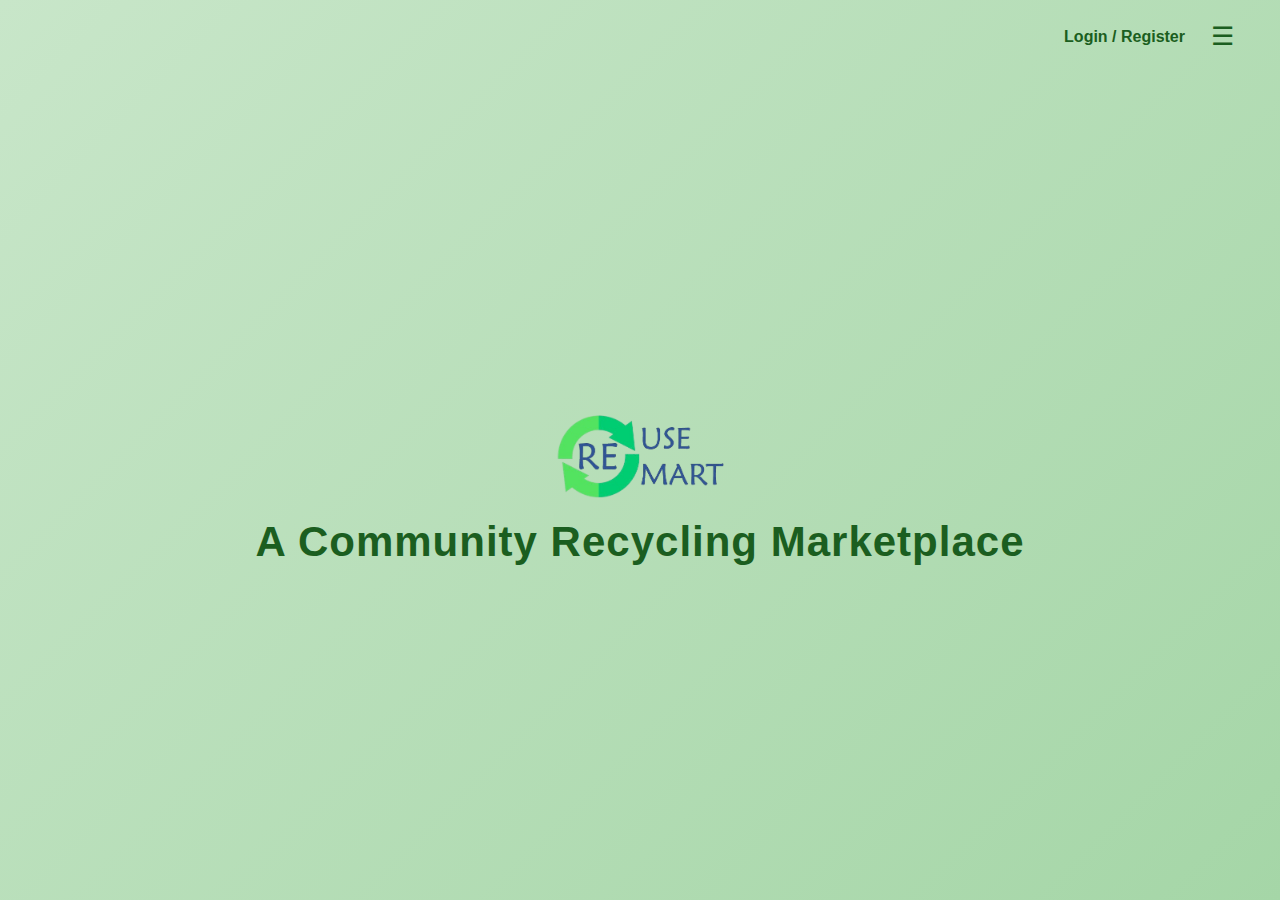
<file: index.html>
<!DOCTYPE html>
<html lang="en">
<head>
    <meta charset="UTF-8" name="viewport" content="width=device-width, initial-scale=1.0">
    <title>Community Recycling Marketplace</title>
    <link rel="stylesheet" href="HomeStyle.css">
</head>
<body>

<header>
    <div class="header-right">
        <a href="Login.html" class="login-btn">Login / Register</a>

        <div class="menu">
            <button id="menuBtn">☰</button>
            <div class="dropdown" id="dropdownMenu">
                <a href="About.html" id="aboutLink">About This Platform</a>
            </div>
        </div>
    </div>
</header>

<main>
    <div class="brand">
        <img src="images/logo.png" alt="Logo" class="logo">
        <h1 class="title">A Community Recycling Marketplace</h1>
    </div>
</main>

<script src="HomeJS.js"></script>
</body>
</html>
</file>
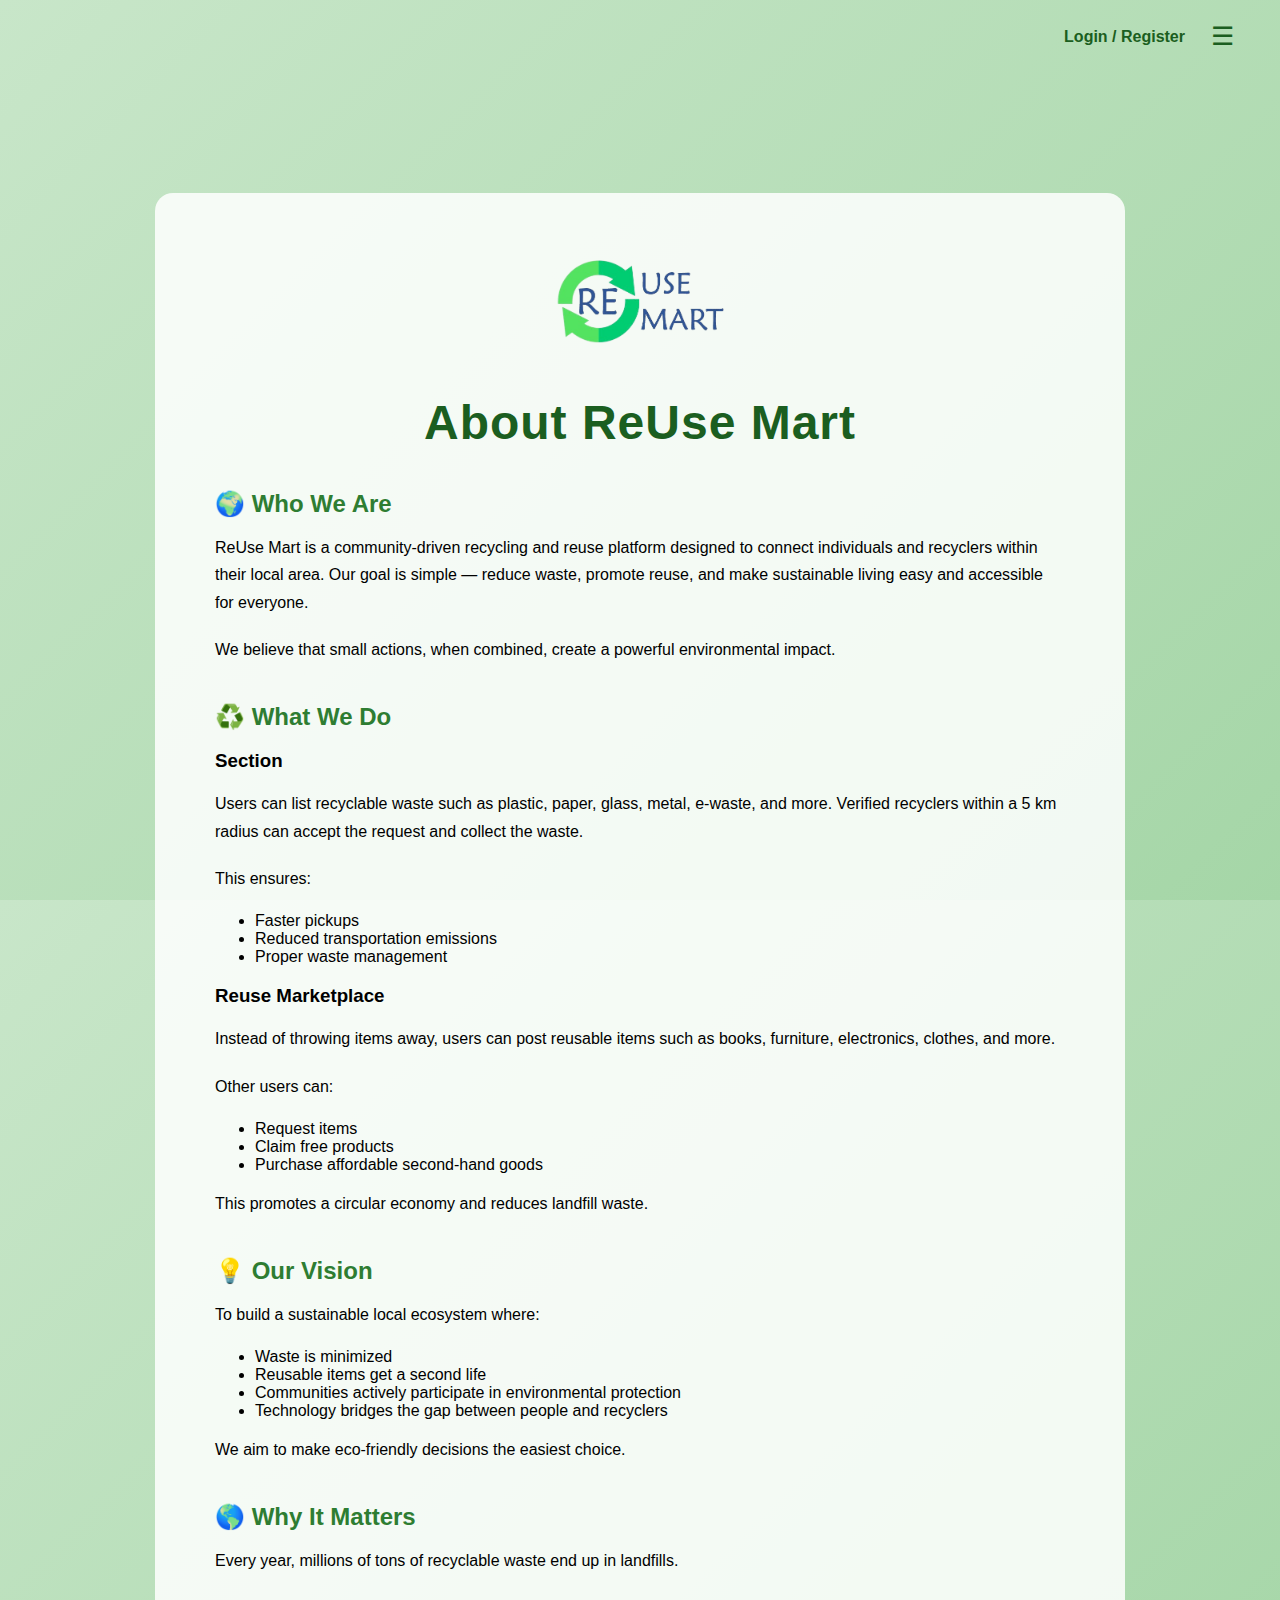
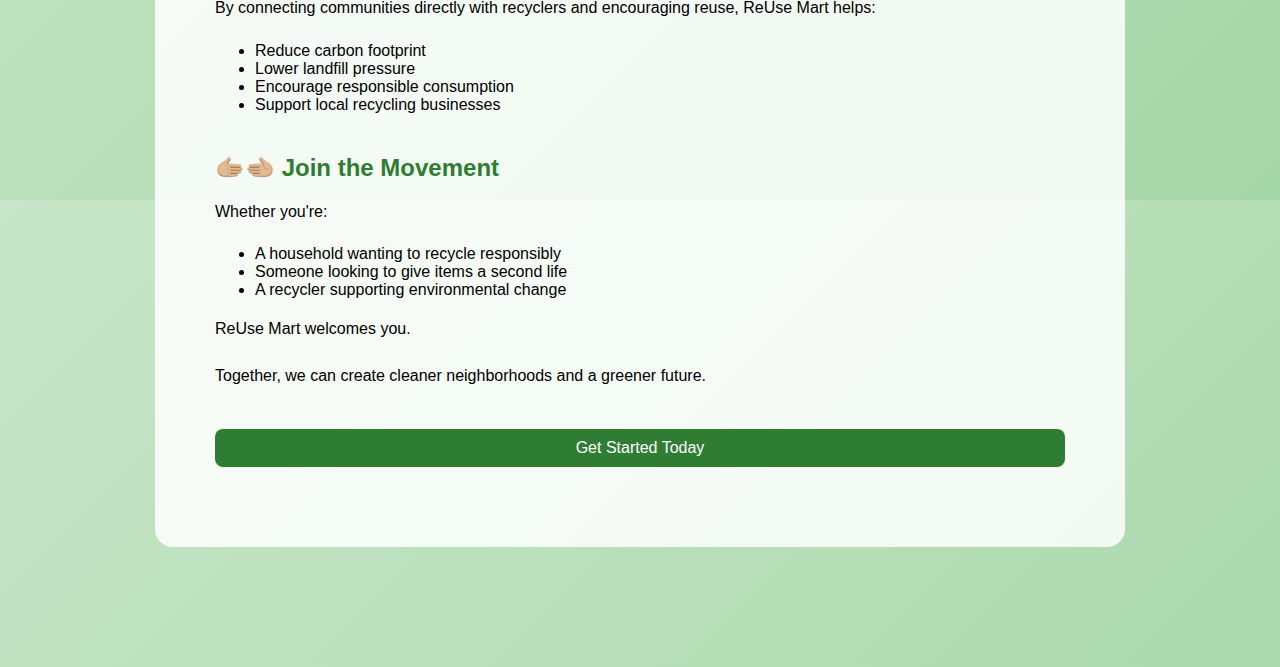
<file: About.html>
<!DOCTYPE html>
<html lang="en">
<head>
    <meta charset="UTF-8">
    <title>About - ReUse Mart</title>
    <link rel="stylesheet" href="HomeStyle.css">
</head>

<body>

<header>
    <div class="header-right">
        <a href="Login.html" class="login-btn">Login / Register</a>

        <div class="menu">
            <button id="menuBtn">☰</button>
            <div class="dropdown" id="dropdownMenu">
                <a href="about.html">About This Platform</a>
                <a href="MarketPlace.html">Exchange Marketplace</a>
            </div>
        </div>
    </div>
</header>

<main class="about-page">
    <div class="about-container">

        <a href="index.html">
            <img src="images/logo.png" alt="Logo" class="logo">
        </a>

        <h1>About ReUse Mart</h1>

        <h2>🌍 Who We Are</h2>
        <p>
            ReUse Mart is a community-driven recycling and reuse platform designed to connect individuals and recyclers within their local area. Our goal is simple — reduce waste, promote reuse, and make sustainable living easy and accessible for everyone.
        </p>
        <p>
            We believe that small actions, when combined, create a powerful environmental impact.
        </p>

        <h2>♻️ What We Do</h2>

        <h3>Section</h3>
        <p>
            Users can list recyclable waste such as plastic, paper, glass, metal, e-waste, and more.
            Verified recyclers within a 5 km radius can accept the request and collect the waste.
        </p>

        <p>This ensures:</p>
        <ul>
            <li>Faster pickups</li>
            <li>Reduced transportation emissions</li>
            <li>Proper waste management</li>
        </ul>

        <h3>Reuse Marketplace</h3>
        <p>
            Instead of throwing items away, users can post reusable items such as books, furniture, electronics, clothes, and more.
        </p>

        <p>Other users can:</p>
        <ul>
            <li>Request items</li>
            <li>Claim free products</li>
            <li>Purchase affordable second-hand goods</li>
        </ul>

        <p>
            This promotes a circular economy and reduces landfill waste.
        </p>

        <h2>💡 Our Vision</h2>
        <p>To build a sustainable local ecosystem where:</p>
        <ul>
            <li>Waste is minimized</li>
            <li>Reusable items get a second life</li>
            <li>Communities actively participate in environmental protection</li>
            <li>Technology bridges the gap between people and recyclers</li>
        </ul>

        <p>
            We aim to make eco-friendly decisions the easiest choice.
        </p>

        <h2>🌎 Why It Matters</h2>
        <p>
            Every year, millions of tons of recyclable waste end up in landfills.
        </p>

        <p>By connecting communities directly with recyclers and encouraging reuse, ReUse Mart helps:</p>
        <ul>
            <li>Reduce carbon footprint</li>
            <li>Lower landfill pressure</li>
            <li>Encourage responsible consumption</li>
            <li>Support local recycling businesses</li>
        </ul>

        <h2>🫱🏼‍🫲🏼 Join the Movement</h2>
        <p>
            Whether you're:
        </p>
        <ul>
            <li>A household wanting to recycle responsibly</li>
            <li>Someone looking to give items a second life</li>
            <li>A recycler supporting environmental change</li>
        </ul>

        <p>
            ReUse Mart welcomes you.
        </p>

        <p>
            Together, we can create cleaner neighborhoods and a greener future.
        </p>

        <div class="cta">
            <a href="Login.html" class="cta-btn">Get Started Today</a>
        </div>

    </div>
</main>
<script src="HomeJS.js"></script>

</body>
</html>
</file>
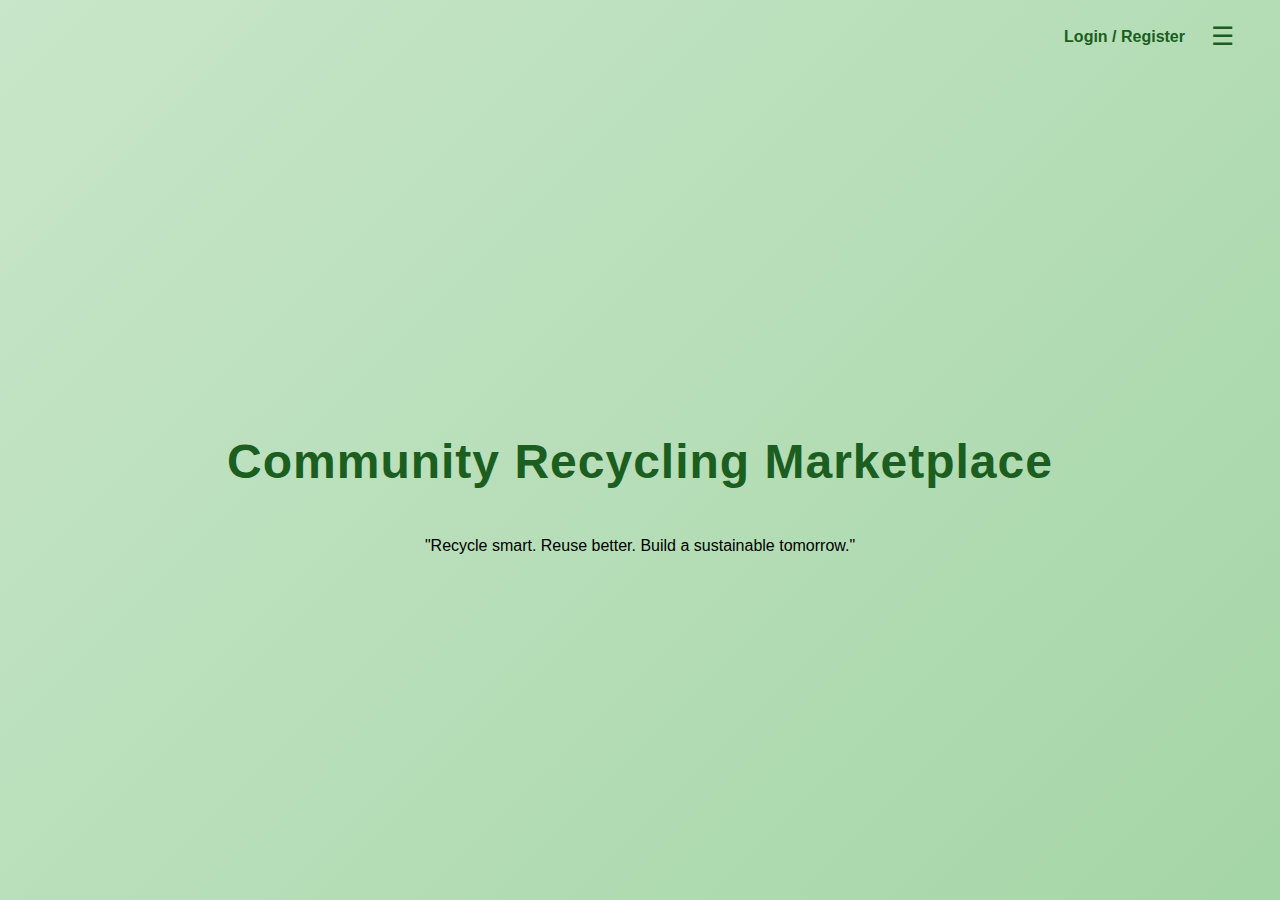
<file: Homepage.html>
<!DOCTYPE html>
<html lang="en">
<head>
    <title>Community Recycling Marketplace</title>
    <link rel="stylesheet" href="HomeStyle.css">
</head>
<body>

<header>
    <div class="header-right">
        <a href="Login.html" class="login-btn">Login / Register</a>

        <div class="menu">
            <button id="menuBtn">☰</button>
            <div class="dropdown" id="dropdownMenu">
                <a href="AboutPage.html">About This Platform</a>
                <a href="MarketPlace.html">Exchange Marketplace</a>
            </div>
        </div>
    </div>
</header>

<main>
    <h1>Community Recycling Marketplace</h1>
    <p class="quote">
        "Recycle smart. Reuse better. Build a sustainable tomorrow."
    </p>
</main>

<script src="HomeJS.js"></script>
</body>
</html>
</file>
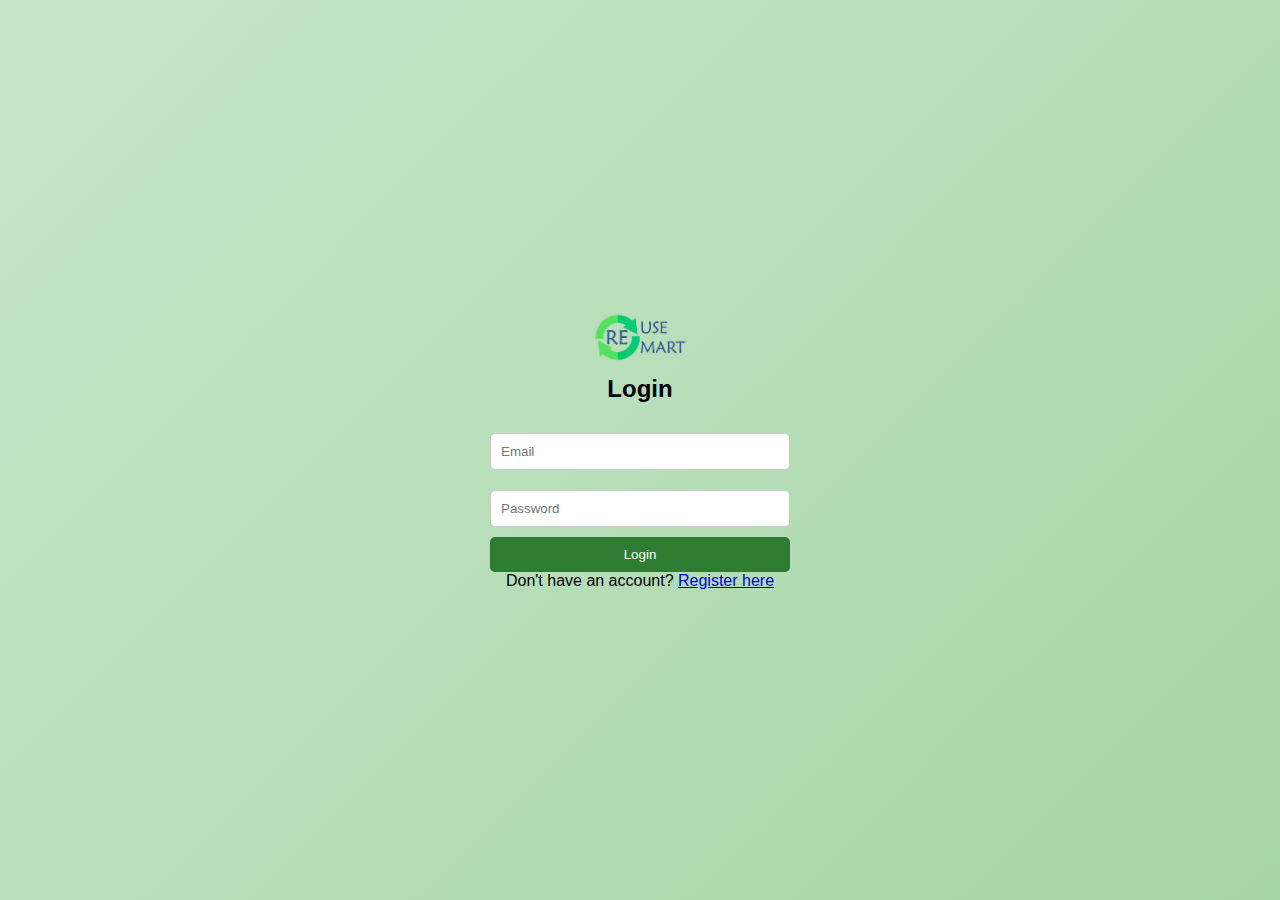
<file: Login.html>
<!DOCTYPE html>
<html lang="en">
<head>
    <meta charset="UTF-8" name="viewport" content="width=device-width, initial-scale=1.0">
    <title>Login - Community Recycling Marketplace</title>
    <link rel="stylesheet" href="LoginStyle.css">
</head>
<body>

<div class="login-container">
    <a href="index.html">
        <img src="images/logo.png" alt="Logo" class="logo">
    </a>
    <h2>Login</h2>

    <form id="loginForm">
        <input type="email" id="email" placeholder="Email" required>
        <input type="password" id="password" placeholder="Password" required>
        <button type="submit">Login</button>
    </form>

    <p>Don't have an account? 
        <a href="Register.html">Register here</a>
    </p>
    </div>
</div>

<script type ="module" src="LoginJS.js"></script>
</body>
</html>
</file>
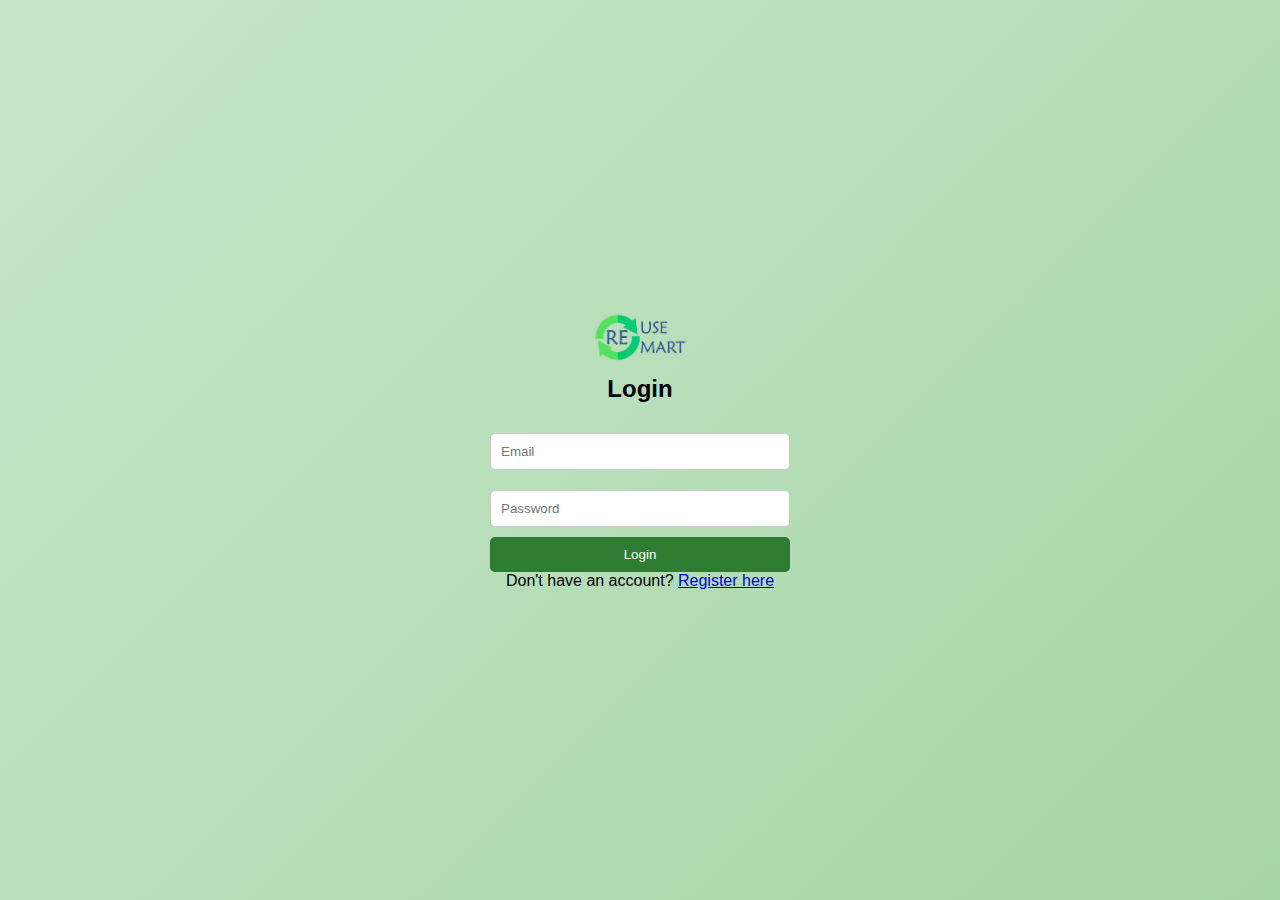
<file: RecyclerDashboard.html>
<!DOCTYPE html>
<html lang="en">
<head>
    <meta charset="UTF-8" name="viewport" content="width=device-width, initial-scale=1.0">
    <title>Recycler Dashboard</title>
    <link rel="stylesheet" href="UserDashStyle.css">
</head>
<body>

<nav class="navbar">
    <div class="nav-left">
        ReUse Mart
    </div>

    <div class="nav-center">
        <span class="nav-link active">♻️ Recycle</span>
        <span class="divider">|</span>
        <span class="nav-link" onclick="goToReuse()">🔁 Reuse</span>
    </div>

    <div class="nav-right">
        <span id="welcomeRecycler">Welcome</span>
        <button id="logoutBtn">Logout</button>
    </div>
</nav>

<div class="dashboard">

    <h2>Recycler Dashboard</h2>

    <div class="cards">
        <div class="card">
            <h3 id="totalRequests">0</h3>
            <p>Total Requests</p>
        </div>
        <div class="card">
            <h3 id="pendingRequests">0</h3>
            <p>Pending</p>
        </div>
        <div class="card">
            <h3 id="acceptedRequests">0</h3>
            <p>Accepted</p>
        </div>
        <div class="card">
            <h3 id="completedRequests">0</h3>
            <p>Completed</p>
        </div>
    </div>

    <table id="recyclerTable">
        <thead>
            <tr>
                <th>User</th>
                <th>Type</th>
                <th>Quantity</th>
                <th>Unit</th>
                <th>Date</th>
                <th>Location</th>
                <th>Distance (km)</th>
                <th>Status</th>
                <th>Action</th>
            </tr>
        </thead>
        <tbody></tbody>
    </table>

</div>

<script>
const loggedInUser = JSON.parse(localStorage.getItem("loggedInUser"));

if (!loggedInUser || loggedInUser.role !== "recycler") {
    window.location.href = "Login.html";
}

document.getElementById("welcomeRecycler").innerText =
    "Welcome, " + loggedInUser.name;

document.getElementById("logoutBtn").addEventListener("click", function () {
    localStorage.removeItem("loggedInUser");
    window.location.href = "Login.html";
});

function goToReuse() {
    window.location.href = "Reuse.html";
}
</script>

<script src="RecycleDashJS.js"></script>
</body>
</html>
</file>
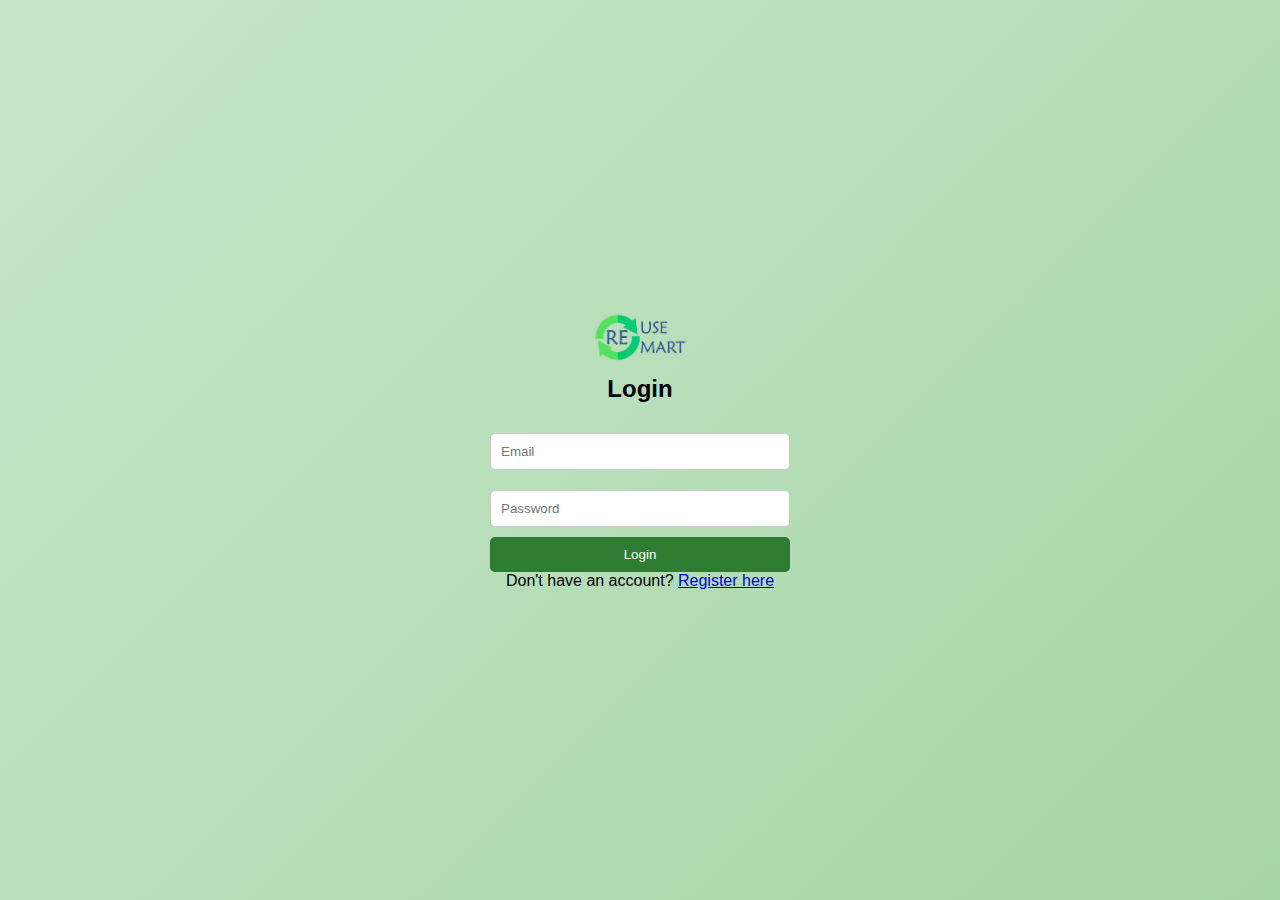
<file: Reuse.html>
<!DOCTYPE html>
<html lang="en">
<head>
    <meta charset="UTF-8" name="viewport" content="width=device-width, initial-scale=1.0">
    <title>Reuse Marketplace - ReUse Mart</title>

    <!-- IMPORTANT: Use Dashboard CSS for consistent navbar -->
    <link rel="stylesheet" href="UserDashStyle.css">
    <link rel="stylesheet" href="ReuseStyle.css">
</head>
<body>

<!-- Navbar -->
<nav class="navbar">
    <div class="nav-left">
        ReUse Mart
    </div>

    <div class="nav-center">
        <span class="nav-link" onclick="goToRecycle()">♻️ Recycle</span>
        <span class="divider">|</span>
        <span class="nav-link active">🔁 Reuse</span>
    </div>

    <div class="nav-right">
        <span id="welcomeReuse">Welcome</span>
        <button id="logoutBtn">Logout</button>
    </div>
</nav>

<!-- Main Content -->
<div class="container">

    <div class="top-section">
        <h2>Reuse Marketplace</h2>
        <button class="add-btn">+ Post Item</button>
    </div>

    <!-- Cards Grid -->
    <div class="card-grid"></div>

    <!-- Post Item Modal -->
    <div class="modal" id="reuseModal">
        <div class="modal-content">
            <span class="close-btn" id="closeReuseModal">&times;</span>
            <h2>Post Reuse Item</h2>

            <form id="reuseForm">
                <input type="text" id="itemTitle" placeholder="Item Title" required>

                <select id="itemCategory" required>
                    <option value="">Select Category</option>
                    <option>Books</option>
                    <option>Clothes</option>
                    <option>Electronics</option>
                    <option>Furniture</option>
                    <option>Toys</option>
                    <option>Appliances</option>
                    <option>Other</option>
                </select>

                <select id="itemCondition" required>
                    <option value="">Select Condition</option>
                    <option>New</option>
                    <option>Slightly Used</option>
                    <option>Repairable</option>
                </select>

                <input type="text" id="itemLocation" placeholder="Location" required>

                <input type="number" id="itemPrice" placeholder="Price (0 for Free)" required>

                <button type="submit">Post Item</button>
            </form>
        </div>
    </div>

</div>

<!-- SESSION + NAVIGATION SCRIPT -->
<script>

const loggedInUser = JSON.parse(localStorage.getItem("loggedInUser"));

// Protect page
if (!loggedInUser) {
    window.location.href = "Login.html";
}

// Show username
document.getElementById("welcomeReuse").innerText =
    "Welcome, " + loggedInUser.name;

// Logout
document.getElementById("logoutBtn").addEventListener("click", function () {
    localStorage.removeItem("loggedInUser");
    window.location.href = "index.html";
});

// Smart redirect based on role
function goToRecycle() {
    if (loggedInUser.role === "recycler") {
        window.location.href = "RecyclerDashboard.html";
    } else {
        window.location.href = "UserDashboard.html";
    }
}

</script>

<script src="ReuseJS.js"></script>
</body>
</html>
</file>
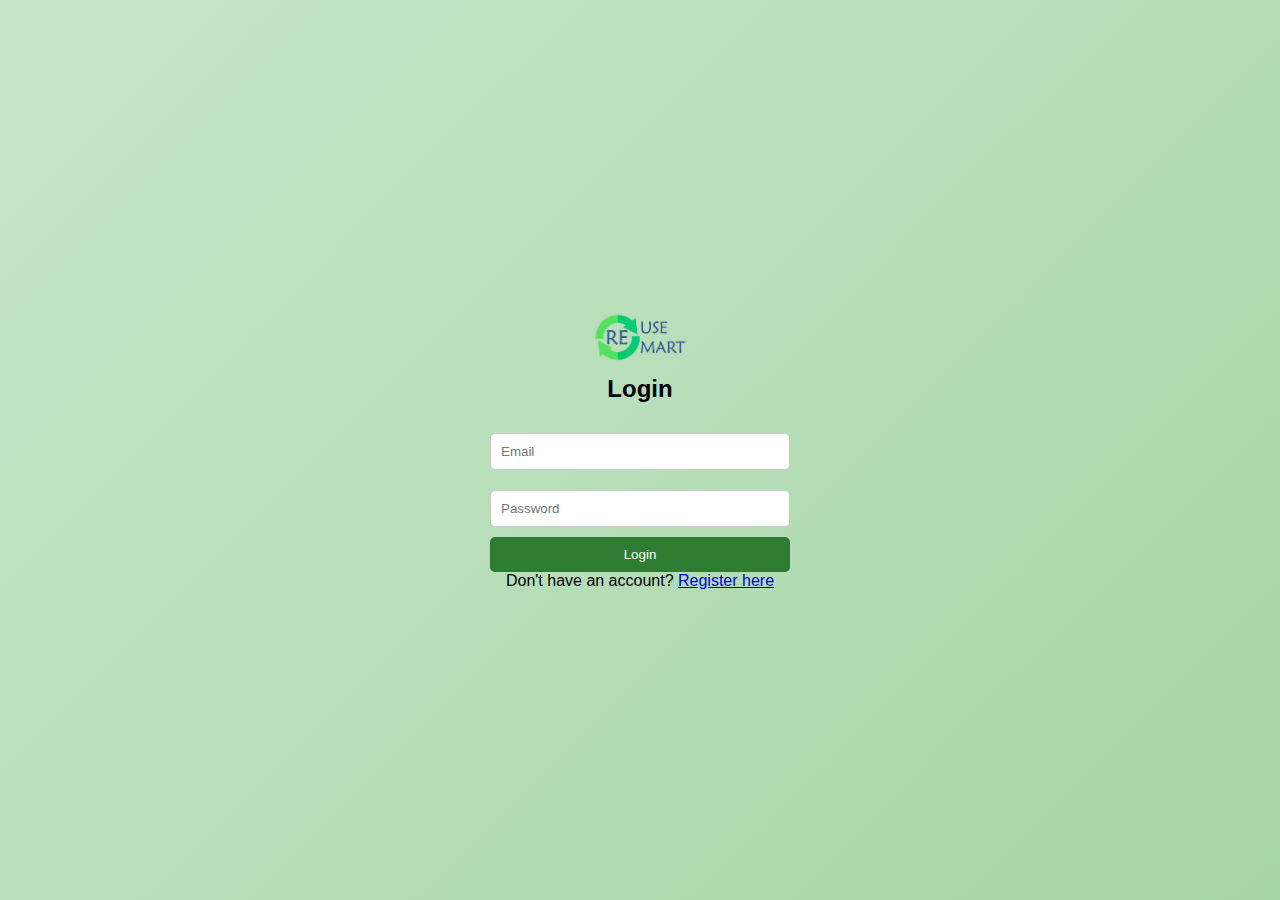
<file: UserDashboard.html>
<!DOCTYPE html>
<html lang="en">
<head>
    <title>User Dashboard</title>
    <link rel="stylesheet" href="UserDashStyle.css">
</head>
<body>

<!-- Navbar -->
<nav class="navbar">
    <div class="nav-left">
        ReUse Mart
    </div>

    <div class="nav-center">
        <span class="nav-link active">♻️ Recycle</span>
        <span class="divider">|</span>
        <span class="nav-link" onclick="goToReuse()">🔁 Reuse</span>
    </div>

    <div class="nav-right">
        <span id="welcomeUser">Welcome</span>
        <button id="logoutBtn">Logout</button>
    </div>
</nav>

<!-- Dashboard Content -->
<div class="dashboard">
    <h2>Recycle Dashboard</h2>

    <!-- Overview Cards -->
    <div class="cards">
        <div class="card">
            <h3 id="totalWaste">0</h3>
            <p>Total Waste Listed</p>
        </div>
        <div class="card">
            <h3 id="pendingWaste">0</h3>
            <p>Pending Requests</p>
        </div>
        <div class="card">
            <h3 id="completedWaste">0</h3>
            <p>Completed Pickups</p>
        </div>
    </div>

    <!-- Add Waste Button -->
    <button class="add-btn" id="openModal">+ Add Waste</button>

    <!-- Waste Requests Table -->
    <table id="wasteTable">
        <thead>
            <tr>
                <th>Type</th>
                <th>Quantity</th>
                <th>Unit</th>
                <th>Date</th>
                <th>Status</th>
            </tr>
        </thead>
        <tbody></tbody>
    </table>
</div>

<!-- Popup Modal -->
<div class="modal" id="wasteModal">
    <div class="modal-content">
        <span class="close-btn" id="closeModal">&times;</span>
        <h2>Add Waste</h2>

        <form id="wasteForm">
            <select id="wasteType" required>
                <option value="">Select Waste Type</option>
                <option>Plastic</option>
                <option>Paper</option>
                <option>Glass</option>
                <option>Metal</option>
                <option>E-Waste</option>
                <option>Clothes</option>
                <option>Cardboard</option>
                <option>Other</option>
            </select>

            <input type="number" id="quantity" placeholder="Quantity" required>

            <select id="unit" required>
                <option value="">Select Unit</option>
                <option>Pieces</option>
                <option>Kg</option>
                <option>Bags</option>
                <option>Boxes</option>
            </select>

            <input type="date" id="pickupDate" required>

            <textarea id="notes" placeholder="Additional Notes (Optional)"></textarea>

            <button type="submit">Submit</button>
        </form>
    </div>
</div>

<!-- SESSION + NAVIGATION SCRIPT -->
<script>

// Check if user is logged in
const loggedInUser = JSON.parse(localStorage.getItem("loggedInUser"));

if (!loggedInUser || loggedInUser.role !== "user") {
    window.location.href = "Login.html";
}

// Show username
document.getElementById("welcomeUser").innerText =
    "Welcome, " + loggedInUser.name;

// Logout
document.getElementById("logoutBtn").addEventListener("click", function () {
    localStorage.removeItem("loggedInUser");
    window.location.href = "Login.html";
});

// Navigate to Reuse page
function goToReuse() {
    window.location.href = "Reuse.html";
}

</script>

<script src="UserDashJS.js"></script>
</body>
</html>
</file>
<file: HomeStyle.css>
body {
    margin: 0;
    height: 100vh;
    display: flex;
    flex-direction: column;
    background: linear-gradient(135deg, #c8e6c9, #a5d6a7);
    font-family: 'Trebuchet MS', 'Lucida Sans Unicode', 'Lucida Grande', 'Lucida Sans', Arial, sans-serif;
}

header {
    display: flex;
    justify-content: flex-end;
    align-items: center;
    padding: 20px 40px;
}

.header-right {
    display: flex;
    align-items: center;
    gap: 20px;
    animation: fadeIn 1s ease-in-out
}

.login-btn {
    text-decoration: none;
    color: #1b5e20;
    font-weight: 600;
    transition: 0.3s ease;
}

.login-btn:hover{
    color: #0d3b12;
}

.menu button {
    font-size: 26px;
    background: none;
    border: none;
    cursor: pointer;
    color: #1b5e20;
    animation: fadeIn 1s ease-in-out
}

.dropdown {
    position: absolute;
    right: 40px;
    top: 70px;
    background: white;
    border-radius: 10px;
    box-shadow: 0 8px 20px rgba(0,0,0,0.15);
    overflow: hidden;

    opacity: 0;
    visibility: hidden;
    transform: translateY(-10px);
    transition: all 0.3s ease;
}

.dropdown.show {
    opacity: 1;
    visibility: visible;
    transform: translateY(0);
}

.dropdown a {
    display: block;
    padding: 12px 20px;
    text-decoration: none;
    color: #1b5e20;
    transition: 0.2s ease;
}

.dropdown a:hover {
    background: #e8f5e9;
}

main {
    flex: 1;
    display: flex;
    flex-direction: column;
    justify-content: center;
    align-items: center;
    text-align: center;
    animation: fadeIn 1s ease-in-out;
}

.brand{
    display: flex;
    flex-direction: column;
    align-items: center;
}

.logo{
    height: 110px;
}

.title {
    font-size: 42px;
    color: #1b5e20;
    margin: 0;
}

h1 {
    font-size: 48px;
    letter-spacing: 1px;
    color: #1b5e20;
}

@keyframes fadeIn {
    from { opacity: 0; transform: translateY(15px); }
    to { opacity: 1; transform: translateY(0); }
}

.about-page {
    display: flex;
    padding: 60px 20px;
}

.about-container {
    background: rgba(255,255,255,0.85);
    padding: 60px;
    max-width: 850px;
    margin: 60px auto;
    border-radius: 18px;
    text-align: left;
}

.about-container h1 {
    text-align: center;
    color: #1b5e20;
    margin-bottom: 30px;
}

.about-container h2 {
    margin-top: 40px;
    margin-bottom: 15px;
    color: #2e7d32;
}

.about-container p {
    line-height: 1.7;
    margin-bottom: 20px;
}

.objectives {
    padding-left: 20px;
    margin-bottom: 20px;
}

.objectives li {
    margin: 8px 0;
    line-height: 1.7;
}

.cta {
    margin-top: 40px;
    text-align: center;
}

.cta-btn {
    display: inline-block;
    margin-top: 10px;
    padding: 10px 20px;
    background: #2e7d32;
    color: white;
    text-decoration: none;
    border-radius: 8px;
    transition: 0.3s ease;
}

.cta-btn:hover {
    background: #1b5e20;
}

.about-container a {
    display: flex;
    justify-content: center;
    margin-bottom: 20px;
}
</file>
<file: LoginStyle.css>
* {
    margin: 0;
    padding: 0;
    box-sizing: border-box;
}

body{
    font-family: 'Trebuchet MS', 'Lucida Sans Unicode', 'Lucida Grande', 'Lucida Sans', Arial, sans-serif;
    margin: 0;
    background: linear-gradient(135deg, #c8e6c9, #a5d6a7);
}

.login-container {
    height: 100vh;
    display: flex;
    flex-direction: column;
    justify-content: center;
    align-items: center;
    background: linear-gradient(135deg, #c8e6c9, #a5d6a7);
}

.login-container h2 {
    margin-bottom: 20px;
}

.login-container form {
    display: flex;
    flex-direction: column;
    width: 300px;
}

.login-container input {
    margin: 10px 0;
    padding: 10px;
    border-radius: 5px;
    border: 1px solid #ccc;
}

.login-container button {
    padding: 10px;
    border: none;
    border-radius: 5px;
    background: #2e7d32;
    color: white;
    cursor: pointer;
}

.login-container button:hover {
    background: #1b5e20;
}

.login-container select {
    margin: 10px 0;
    padding: 10px;
    border-radius: 5px;
    border: 1px solid #ccc;
}

.logo{
    height: 60px;
}
</file>
<file: UserDashStyle.css>
body{
    font-family: 'Trebuchet MS', 'Lucida Sans Unicode', 'Lucida Grande', 'Lucida Sans', Arial, sans-serif;
}

h3{
    line-height: 25%;
}

/* Navbar */
.navbar {
    display: flex;
    justify-content: space-between;
    align-items: center;
    padding: 15px 20px;
    border-radius: 12px;
    background: #2e7d32;
    box-shadow: 0 4px 12px rgba(0,0,0,0.15);
    color: white;
}

/* Center Toggle */
.nav-center {
    display: flex;
    align-items: center;
    gap: 14px;
}

.nav-link {
    cursor: pointer;
    padding: 6px 14px;
    border-radius: 6px;
    transition: 0.2s ease;
    display: flex;
    align-items: center;
    gap: 6px;
    line-height: 1;
}

.nav-link:hover {
    background: rgba(255,255,255,0.2);
}

.nav-link.active {
    background: white;
    color: #2e7d32;
    font-weight: bold;
}

.divider {
    opacity: 0.8;
}

/* Right Section */
.nav-right {
    display: flex;
    align-items: center;
    gap: 12px;
}

.nav-right button {
    padding: 4px 8px;
    border: none;
    border-radius: 6px;
    background: white;
    color: #1b5e20;
    cursor: pointer;
    font-weight: 500;
}

.nav-right button:hover {
    background: #e8f5e9;
}

/* Dashboard */
.dashboard {
    padding: 30px;
}

/* Cards */
.cards {
    display: grid;
    grid-template-columns: repeat(4, 1fr);
    gap: 30px;
    margin-bottom: 20px;
}

.card {
    background: #e8f5e9;
    padding: 20px;
    border-radius: 8px;
    text-align: center;
}

/* Button */
.add-btn {
    padding: 10px 15px;
    margin-bottom: 20px;
    background: #1b5e20;
    color: white;
    border: none;
    cursor: pointer;
    border-radius: 5px;
}

/* Modal */
.modal {
    display: none;
    position: fixed;
    top: 0;
    left: 0;
    width: 100%;
    height: 100%;
    background: rgba(0,0,0,0.5);
    justify-content: center;
    align-items: center;
}

.modal-content {
    background: white;
    padding: 20px;
    width: 400px;
    border-radius: 8px;
    display: flex;
    flex-direction: column;
}

.modal-content input,
.modal-content select,
.modal-content textarea {
    margin: 10px 0;
    padding: 8px;
}

.close-btn {
    text-align: right;
    cursor: pointer;
}

.status {
    padding: 5px 10px;
    border-radius: 20px;
    font-size: 12px;
    font-weight: bold;
}

.status-pending {
    background: #fff3cd;
    color: #856404;
}

.status-accepted {
    background: #cce5ff;
    color: #004085;
}

.status-completed {
    background: #d4edda;
    color: #155724;
}

.status-denied {
    background: #f8d7da;
    color: #721c24;
}

/* Tablet */
@media (max-width: 1024px) {
    .cards {
        grid-template-columns: repeat(2, 1fr);
    }

    .nav-center {
        gap: 8px;
        font-size: 14px;
    }
}

/* Mobile */
@media (max-width: 600px) {

    .navbar {
        flex-direction: column;
        gap: 10px;
        text-align: center;
    }

    .cards {
        grid-template-columns: 1fr;
    }

    table {
        font-size: 12px;
    }

    .nav-link {
        padding: 4px 8px;
        font-size: 14px;
    }
}

/* Card Grid Layout */
.card-grid {
    display: grid;
    grid-template-columns: repeat(auto-fill, minmax(280px, 1fr));
    gap: 20px;
    margin-top: 20px;
}

/* Waste / Request Card */
.request-card {
    background: white;
    padding: 16px;
    border-radius: 12px;
    box-shadow: 0 4px 12px rgba(0,0,0,0.08);
    text-align: left;
}

.request-card h4 {
    margin-bottom: 8px;
    color: #2e7d32;
}

.request-card p {
    margin: 4px 0;
    font-size: 14px;
}

.request-card .actions {
    margin-top: 10px;
    display: flex;
    gap: 8px;
}

.action-btn {
    padding: 6px 10px;
    border-radius: 6px;
    border: none;
    cursor: pointer;
    font-size: 13px;
}

.accept-btn { background: #2e7d32; color: white; }
.deny-btn { background: #d32f2f; color: white; }
.complete-btn { background: #1565c0; color: white; }
.delete-btn { background: #b71c1c; color: white; }

.action-btn:hover {
    opacity: 0.9;
}
</file>
<file: ReuseStyle.css>
body {
    font-family: 'Trebuchet MS', 'Lucida Sans Unicode', 'Lucida Grande', 'Lucida Sans', Arial, sans-serif
}

/* Navbar */
.navbar {
    display: flex;
    justify-content: space-between;
    align-items: center;
    padding: 15px 20px;
    border-radius: 12px;
    background: #2e7d32;
    box-shadow: 0 4px 12px rgba(0,0,0,0.15);
    color: white;
}

.nav-center {
    display: flex;
    align-items: center;
    gap: 14px;
}

.nav-link {
    cursor: pointer;
    padding: 6px 14px;
    border-radius: 6px;
    transition: 0.2s ease;
    display: flex;
    align-items: center;
    gap: 6px;
    line-height: 1;
}

.nav-link:hover {
    background: rgba(255,255,255,0.2);
}

.nav-link.active {
    background: white;
    color: #2e7d32;
    font-weight: bold;
}

.divider {
    opacity: 0.8;
}

.nav-right {
    display: flex;
    align-items: center;
    gap: 12px;
}

.logout-btn {
    padding: 4px 8px;
    border: none;
    border-radius: 6px;
    background: white;
    color: #1b5e20;
    cursor: pointer;
}

.logout-btn:hover {
    background: #e8f5e9;
}

/* Container */
.container {
    padding: 30px;
}

/* Top Section */
.top-section {
    display: flex;
    justify-content: space-between;
    align-items: center;
    margin-bottom: 20px;
}

.add-btn {
    background-color: #2e7d32;
    color: white;
    border: none;
    padding: 10px 16px;
    border-radius: 6px;
    cursor: pointer;
}

/* Card Grid */
.card-grid {
    display: grid;
    grid-template-columns: repeat(auto-fill, minmax(250px, 1fr));
    gap: 20px;
}

/* Card */
.item-card {
    background-color: white;
    padding: 15px;
    border-radius: 10px;
    box-shadow: 0px 2px 6px rgba(0,0,0,0.1);
    position: relative;
    text-align: center;
}

.item-card h3 {
    margin: 10px 0 5px;
}

.category, .location {
    color: #555;
    font-size: 14px;
}

/* Badges */
.badge {
    position: absolute;
    top: 10px;
    left: 10px;
    padding: 5px 10px;
    border-radius: 20px;
    font-size: 12px;
}

.free {
    background-color: #4caf50;
    color: white;
}

.price {
    background-color: #ff9800;
    color: white;
}

/* Button */
.request-btn {
    margin-top: 10px;
    background-color: #2e7d32;
    color: white;
    border: none;
    padding: 8px 12px;
    border-radius: 6px;
    cursor: pointer;
}

.modal {
    display: none;
    position: fixed;
    top: 0;
    left: 0;
    width: 100%;
    height: 100%;
    background: rgba(0,0,0,0.5);
    justify-content: center;
    align-items: center;
}

.modal-content {
    background: white;
    padding: 20px;
    width: 400px;
    border-radius: 8px;
    display: flex;
    flex-direction: column;
}

.modal-content input,
.modal-content select {
    margin: 10px 0;
    padding: 8px;
}

.close-btn {
    text-align: right;
    cursor: pointer;
    font-size: 20px;
}

.delete-btn,
.claim-btn,
.approve-btn,
.reject-btn {
    border: none;
    padding: 6px 10px;
    border-radius: 6px;
    cursor: pointer;
    color: white;
}

.delete-btn {
    background: #d32f2f;
}

.delete-btn:hover {
    background: #b71c1c;
}

.claim-btn,
.approve-btn {
    background: #2e7d32;
}

.claim-btn:hover,
.approve-btn:hover {
    background: #1b5e20;
}

.reject-btn {
    background: #ef6c00;
}

.reject-btn:hover {
    background: #e65100;
}

.action-row {
    margin-top: 10px;
    display: flex;
    gap: 8px;
    justify-content: center;
}

.status-tag {
    display: inline-block;
    margin-top: 10px;
    margin-bottom: 8px;
    padding: 5px 10px;
    border-radius: 20px;
    font-size: 12px;
    font-weight: bold;
}

.status-available {
    background: #e8f5e9;
    color: #1b5e20;
}

.status-requested {
    background: #fff8e1;
    color: #e65100;
}

.status-claimed {
    background: #e3f2fd;
    color: #0d47a1;
}

.claimed-label {
    display: inline-block;
    margin-top: 10px;
    padding: 6px 10px;
    background: #ccc;
    border-radius: 6px;
    font-size: 14px;
}

@media (max-width: 1024px) {
    .card-grid {
        grid-template-columns: repeat(2, 1fr);
    }
}

@media (max-width: 600px) {
    .card-grid {
        grid-template-columns: 1fr;
    }

    .top-section {
        flex-direction: column;
        gap: 10px;
        align-items: stretch;
    }
}
</file>
